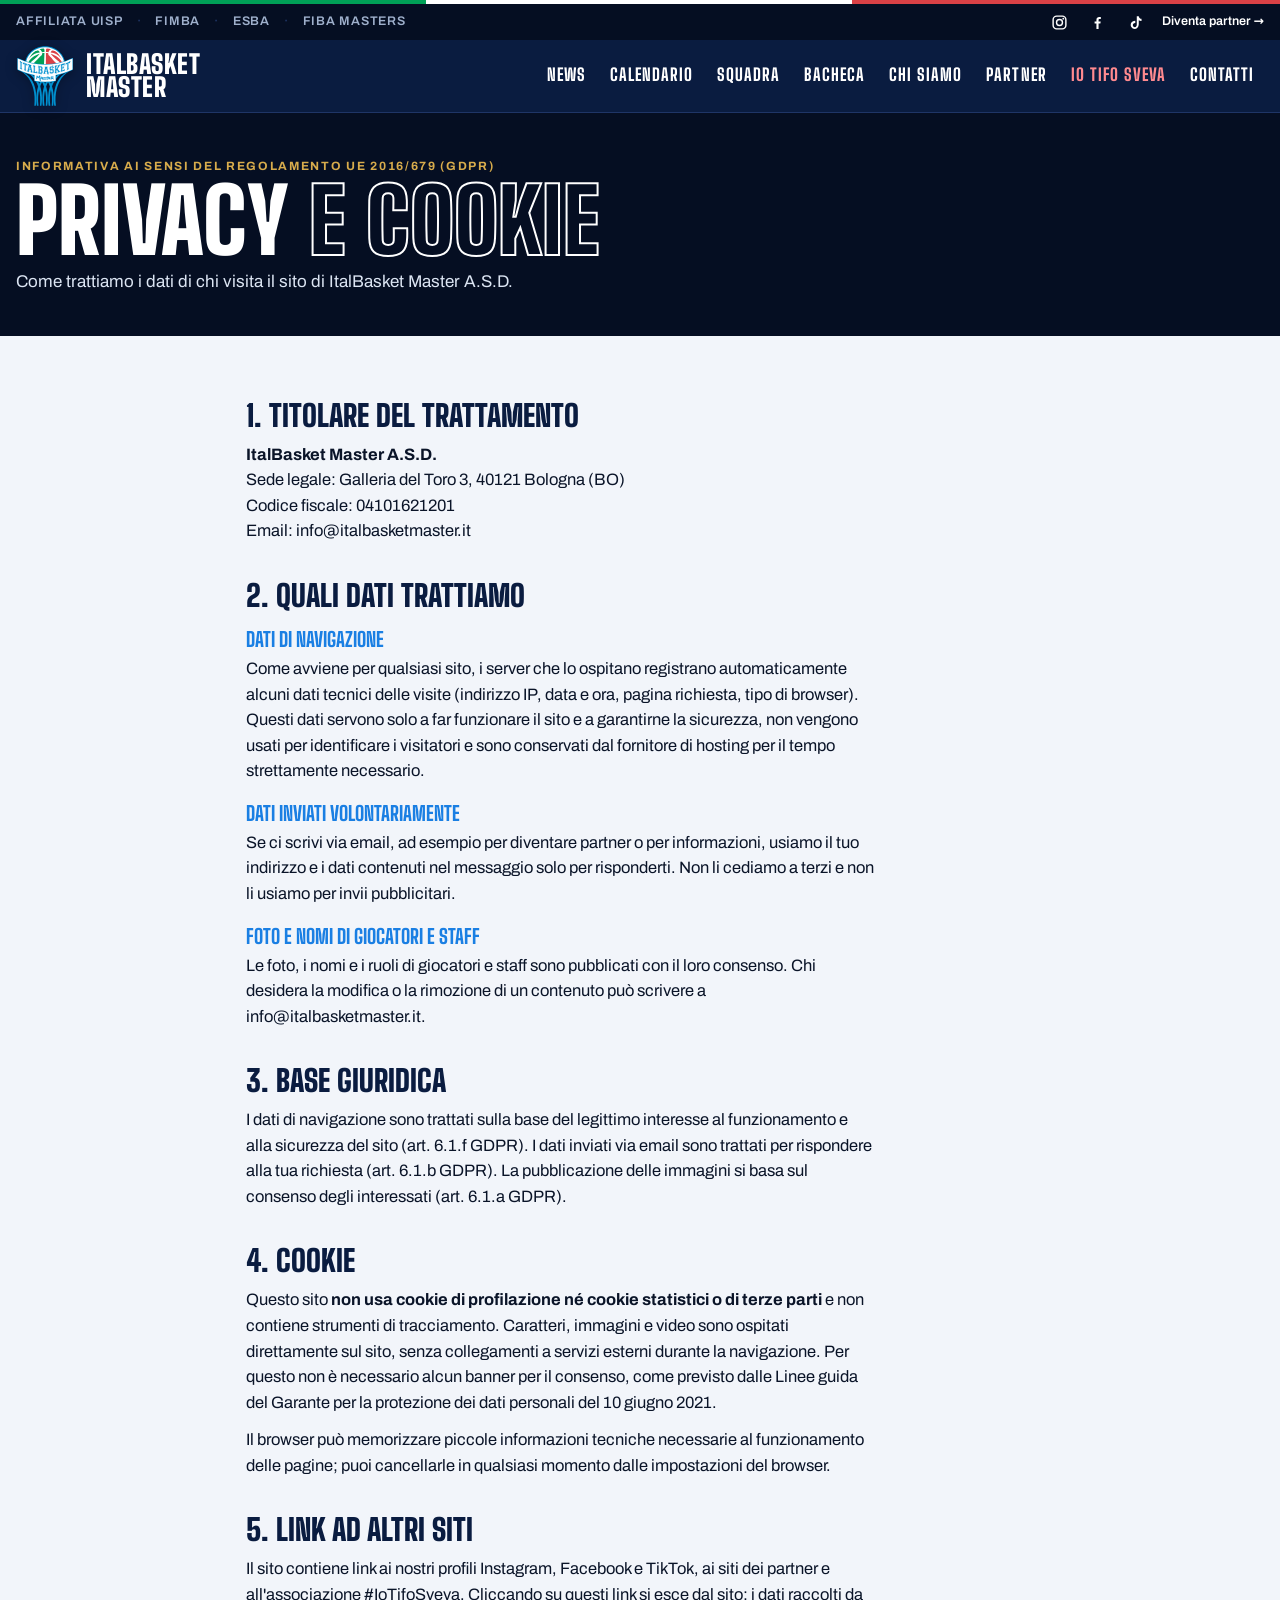
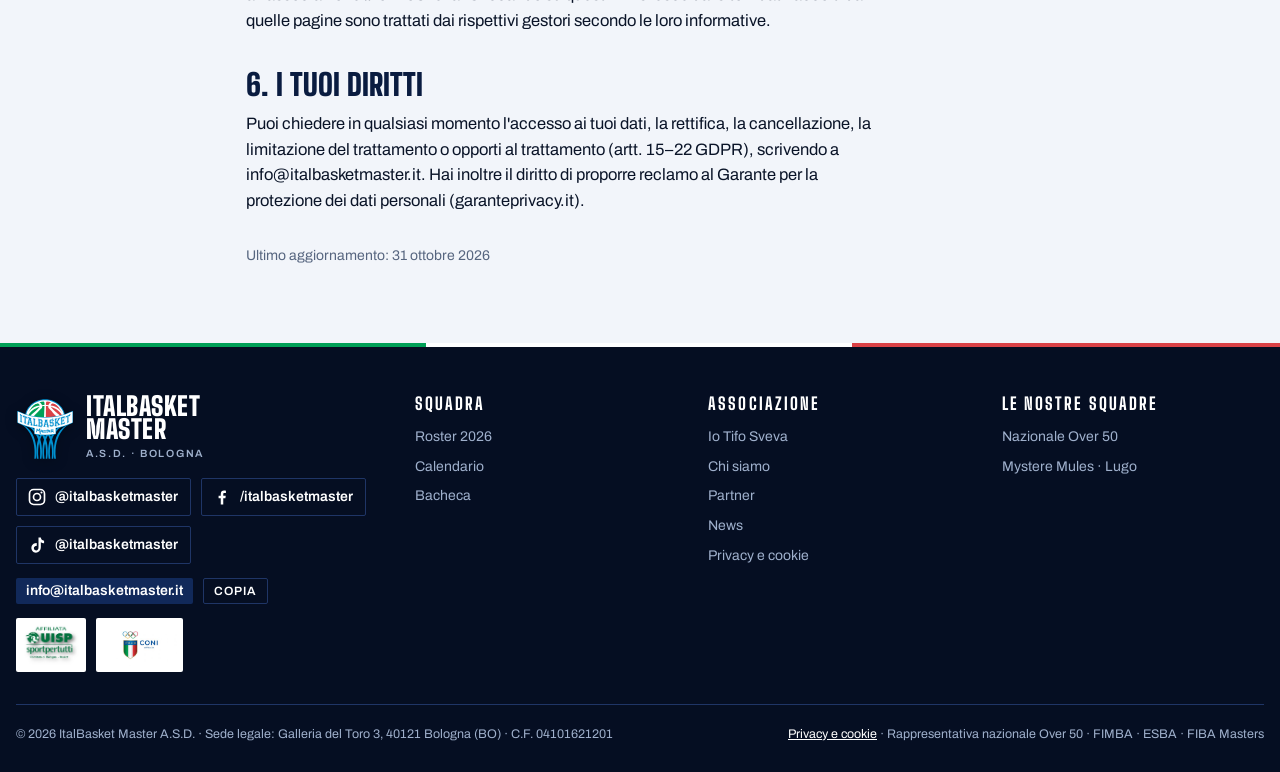
<file: privacy.html>
<!doctype html>
<html lang="it">
<head>
<meta charset="utf-8">
<meta name="viewport" content="width=device-width,initial-scale=1,viewport-fit=cover">
<title>Privacy e cookie · ItalBasket Master</title>
<meta name="claude:viewport-fit-sides" content="cover">
<meta name="description" content="ItalBasket Master A.S.D. — rappresentativa nazionale italiana di basket Over 50. Campioni d'Europa FIMBA Atene 2026.">
<link rel="stylesheet" href="css/site.css">
<style>html{scroll-padding-top:140px}</style>

</head>
<body>
<div class="tri" aria-hidden="true"></div>
<div class="util">
  <div class="wrap">
    <div class="aff"><span>Affiliata UISP</span><span>FIMBA</span><span>ESBA</span><span>FIBA Masters</span></div>
    <div class="util-r"><a class="soc" href="https://www.instagram.com/italbasketmaster/" target="_blank" rel="noopener" aria-label="Instagram ItalBasket Master"><svg viewBox="0 0 24 24" aria-hidden="true"><rect x="3" y="3" width="18" height="18" rx="5" fill="none" stroke="currentColor" stroke-width="2"/><circle cx="12" cy="12" r="4.2" fill="none" stroke="currentColor" stroke-width="2"/><circle cx="17.4" cy="6.6" r="1.3" fill="currentColor"/></svg></a><a class="soc" href="https://www.facebook.com/italbasketmaster" target="_blank" rel="noopener" aria-label="Facebook ItalBasket Master"><svg viewBox="0 0 24 24" aria-hidden="true"><path fill="currentColor" d="M13.5 21v-7.5h2.6l.4-3h-3V8.6c0-.9.3-1.5 1.6-1.5h1.6V4.4c-.3 0-1.2-.1-2.3-.1-2.3 0-3.9 1.4-3.9 4v2.2H7.9v3h2.6V21h3z"/></svg></a><a class="soc" href="https://www.tiktok.com/@italbasketmaster" target="_blank" rel="noopener" aria-label="TikTok ItalBasket Master"><svg viewBox="0 0 24 24" aria-hidden="true"><path fill="currentColor" d="M16.6 3c.3 2.2 1.6 3.6 3.9 3.8v3.1c-1.4.1-2.6-.3-3.9-1.1v5.6c0 6.9-7.5 9-10.5 4.1-1.9-3.2-.7-8.7 5.6-8.9v3.2c-.5.1-1 .2-1.4.4-1.4.5-2.2 1.4-2 3 .4 3 6 3.9 5.5-2V3h2.8z"/></svg></a><a href="index.html#partner">Diventa partner →</a></div>
  </div>
</div>

<header class="nav">
  <div class="wrap">
    <a class="brand" href="index.html" aria-label="ItalBasket Master, torna in cima">
      <img src="img/logo-tight.svg" alt="">
      <span><b>ItalBasket<br>Master</b></span>
    </a>
    <button class="burger" id="burger" aria-expanded="false" aria-controls="menu" aria-label="Apri il menu">
      <svg viewBox="0 0 24 24" fill="none" stroke="currentColor" stroke-width="2.2" stroke-linecap="round"><path d="M3 6h18M3 12h18M3 18h18"/></svg>
    </button>
    <ul class="menu" id="menu">
      <li><a href="index.html#news">News</a></li>
      <li><a href="index.html#calendario">Calendario</a></li>
      <li><a href="squadra.html">Squadra</a></li>
      <li><a href="index.html#bacheca">Bacheca</a></li>
      <li><a href="index.html#chi-siamo">Chi siamo</a></li>
      <li><a href="index.html#partner">Partner</a></li>
      <li><a href="sveva.html" class="menu-sveva">Io Tifo Sveva</a></li>
      <li><a href="#contatti">Contatti</a></li>
    </ul>
    <a class="btn btn-gold cta" href="#contatti">Contattaci</a>
  </div>
</header>


<main id="top">
  <section class="page-hero" style="min-height:0">
    <div class="wrap" style="padding-block:48px 40px">
      <span class="eyebrow">Informativa ai sensi del Regolamento UE 2016/679 (GDPR)</span>
      <h1 style="font-size:clamp(48px,7vw,96px)">Privacy <span>e cookie</span></h1>
      <p>Come trattiamo i dati di chi visita il sito di ItalBasket Master A.S.D.</p>
    </div>
  </section>

  <section class="sec">
    <div class="wrap legal">
      <h2>1. Titolare del trattamento</h2>
      <p><b>ItalBasket Master A.S.D.</b><br>Sede legale: Galleria del Toro 3, 40121 Bologna (BO)<br>Codice fiscale: 04101621201<br>Email: <span class="sel">info@italbasketmaster.it</span></p>

      <h2>2. Quali dati trattiamo</h2>
      <h3>Dati di navigazione</h3>
      <p>Come avviene per qualsiasi sito, i server che lo ospitano registrano automaticamente alcuni dati tecnici delle visite (indirizzo IP, data e ora, pagina richiesta, tipo di browser). Questi dati servono solo a far funzionare il sito e a garantirne la sicurezza, non vengono usati per identificare i visitatori e sono conservati dal fornitore di hosting per il tempo strettamente necessario.</p>
      <h3>Dati inviati volontariamente</h3>
      <p>Se ci scrivi via email, ad esempio per diventare partner o per informazioni, usiamo il tuo indirizzo e i dati contenuti nel messaggio solo per risponderti. Non li cediamo a terzi e non li usiamo per invii pubblicitari.</p>
      <h3>Foto e nomi di giocatori e staff</h3>
      <p>Le foto, i nomi e i ruoli di giocatori e staff sono pubblicati con il loro consenso. Chi desidera la modifica o la rimozione di un contenuto può scrivere a info@italbasketmaster.it.</p>

      <h2>3. Base giuridica</h2>
      <p>I dati di navigazione sono trattati sulla base del legittimo interesse al funzionamento e alla sicurezza del sito (art. 6.1.f GDPR). I dati inviati via email sono trattati per rispondere alla tua richiesta (art. 6.1.b GDPR). La pubblicazione delle immagini si basa sul consenso degli interessati (art. 6.1.a GDPR).</p>

      <h2>4. Cookie</h2>
      <p>Questo sito <b>non usa cookie di profilazione né cookie statistici o di terze parti</b> e non contiene strumenti di tracciamento. Caratteri, immagini e video sono ospitati direttamente sul sito, senza collegamenti a servizi esterni durante la navigazione. Per questo non è necessario alcun banner per il consenso, come previsto dalle Linee guida del Garante per la protezione dei dati personali del 10 giugno 2021.</p>
      <p>Il browser può memorizzare piccole informazioni tecniche necessarie al funzionamento delle pagine; puoi cancellarle in qualsiasi momento dalle impostazioni del browser.</p>

      <h2>5. Link ad altri siti</h2>
      <p>Il sito contiene link ai nostri profili Instagram, Facebook e TikTok, ai siti dei partner e all'associazione #IoTifoSveva. Cliccando su questi link si esce dal sito: i dati raccolti da quelle pagine sono trattati dai rispettivi gestori secondo le loro informative.</p>

      <h2>6. I tuoi diritti</h2>
      <p>Puoi chiedere in qualsiasi momento l'accesso ai tuoi dati, la rettifica, la cancellazione, la limitazione del trattamento o opporti al trattamento (artt. 15–22 GDPR), scrivendo a info@italbasketmaster.it. Hai inoltre il diritto di proporre reclamo al Garante per la protezione dei dati personali (garanteprivacy.it).</p>

      <p class="legal-date">Ultimo aggiornamento: 31 ottobre 2026</p>
    </div>
  </section>
</main>
<footer id="contatti">
  <div class="tri" aria-hidden="true"></div>
  <div class="wrap">
    <div class="f-top">
      <div class="f-brand">
        <a class="brand" href="index.html"><img src="img/logo-tight.svg" alt=""><span><b>ItalBasket<br>Master</b><small>A.S.D. · Bologna</small></span></a>
<div class="social">
          <a href="https://www.instagram.com/italbasketmaster/" target="_blank" rel="noopener"><svg viewBox="0 0 24 24" aria-hidden="true"><rect x="3" y="3" width="18" height="18" rx="5" fill="none" stroke="currentColor" stroke-width="2"/><circle cx="12" cy="12" r="4.2" fill="none" stroke="currentColor" stroke-width="2"/><circle cx="17.4" cy="6.6" r="1.3" fill="currentColor"/></svg><span>@italbasketmaster</span></a>
          <a href="https://www.facebook.com/italbasketmaster" target="_blank" rel="noopener"><svg viewBox="0 0 24 24" aria-hidden="true"><path fill="currentColor" d="M13.5 21v-7.5h2.6l.4-3h-3V8.6c0-.9.3-1.5 1.6-1.5h1.6V4.4c-.3 0-1.2-.1-2.3-.1-2.3 0-3.9 1.4-3.9 4v2.2H7.9v3h2.6V21h3z"/></svg><span>/italbasketmaster</span></a>
          <a href="https://www.tiktok.com/@italbasketmaster" target="_blank" rel="noopener"><svg viewBox="0 0 24 24" aria-hidden="true"><path fill="currentColor" d="M16.6 3c.3 2.2 1.6 3.6 3.9 3.8v3.1c-1.4.1-2.6-.3-3.9-1.1v5.6c0 6.9-7.5 9-10.5 4.1-1.9-3.2-.7-8.7 5.6-8.9v3.2c-.5.1-1 .2-1.4.4-1.4.5-2.2 1.4-2 3 .4 3 6 3.9 5.5-2V3h2.8z"/></svg><span>@italbasketmaster</span></a>
        </div>
        <div class="copy">
          <code id="mail">info@italbasketmaster.it</code>
          <button id="copyMail">Copia</button>
        </div>
        <div class="aff-logos">
          <img src="img/uisp.jpg" alt="Affiliata UISP, Comitato di Bologna Basket">
          <img src="img/coni.jpg" alt="Affiliata CONI">
        </div>
      </div>
      <div>
        <h4>Squadra</h4>
        <ul><li><a href="squadra.html">Roster 2026</a></li><li><a href="index.html#calendario">Calendario</a></li><li><a href="index.html#bacheca">Bacheca</a></li></ul>
      </div>
      <div>
        <h4>Associazione</h4>
        <ul><li><a href="sveva.html">Io Tifo Sveva</a></li><li><a href="index.html#chi-siamo">Chi siamo</a></li><li><a href="index.html#partner">Partner</a></li><li><a href="index.html#news">News</a></li><li><a href="privacy.html">Privacy e cookie</a></li></ul>
      </div>
      <div>
        <h4>Le nostre squadre</h4>
        <ul><li>Nazionale Over 50</li><li><a href="https://www.instagram.com/mysterebasketlugo/" target="_blank" rel="noopener">Mystere Mules · Lugo</a></li></ul>
      </div>
    </div>
    <div class="f-bottom">
      <span>© 2026 ItalBasket Master A.S.D. · Sede legale: Galleria del Toro 3, 40121 Bologna (BO) · C.F. 04101621201</span>
      <span><a href="privacy.html">Privacy e cookie</a> · Rappresentativa nazionale Over 50 · FIMBA · ESBA · FIBA Masters</span>
    </div>
  </div>
</footer>
<script>
const burger=document.getElementById('burger'),menu=document.getElementById('menu');
burger.onclick=()=>{const o=menu.classList.toggle('open');burger.setAttribute('aria-expanded',o)};
document.getElementById('copyMail').addEventListener('click',e=>{
  const el=document.getElementById('mail'),b=e.currentTarget,t=el.textContent;
  const done=()=>{b.textContent='Copiata';setTimeout(()=>b.textContent='Copia',1600)};
  const sel=()=>{const r=document.createRange();r.selectNodeContents(el);const s=getSelection();s.removeAllRanges();s.addRange(r)};
  try{navigator.clipboard.writeText(t).then(done,()=>{sel();done()})}catch(_){sel();done()}
});
</script>
</body>
</html>
</file>
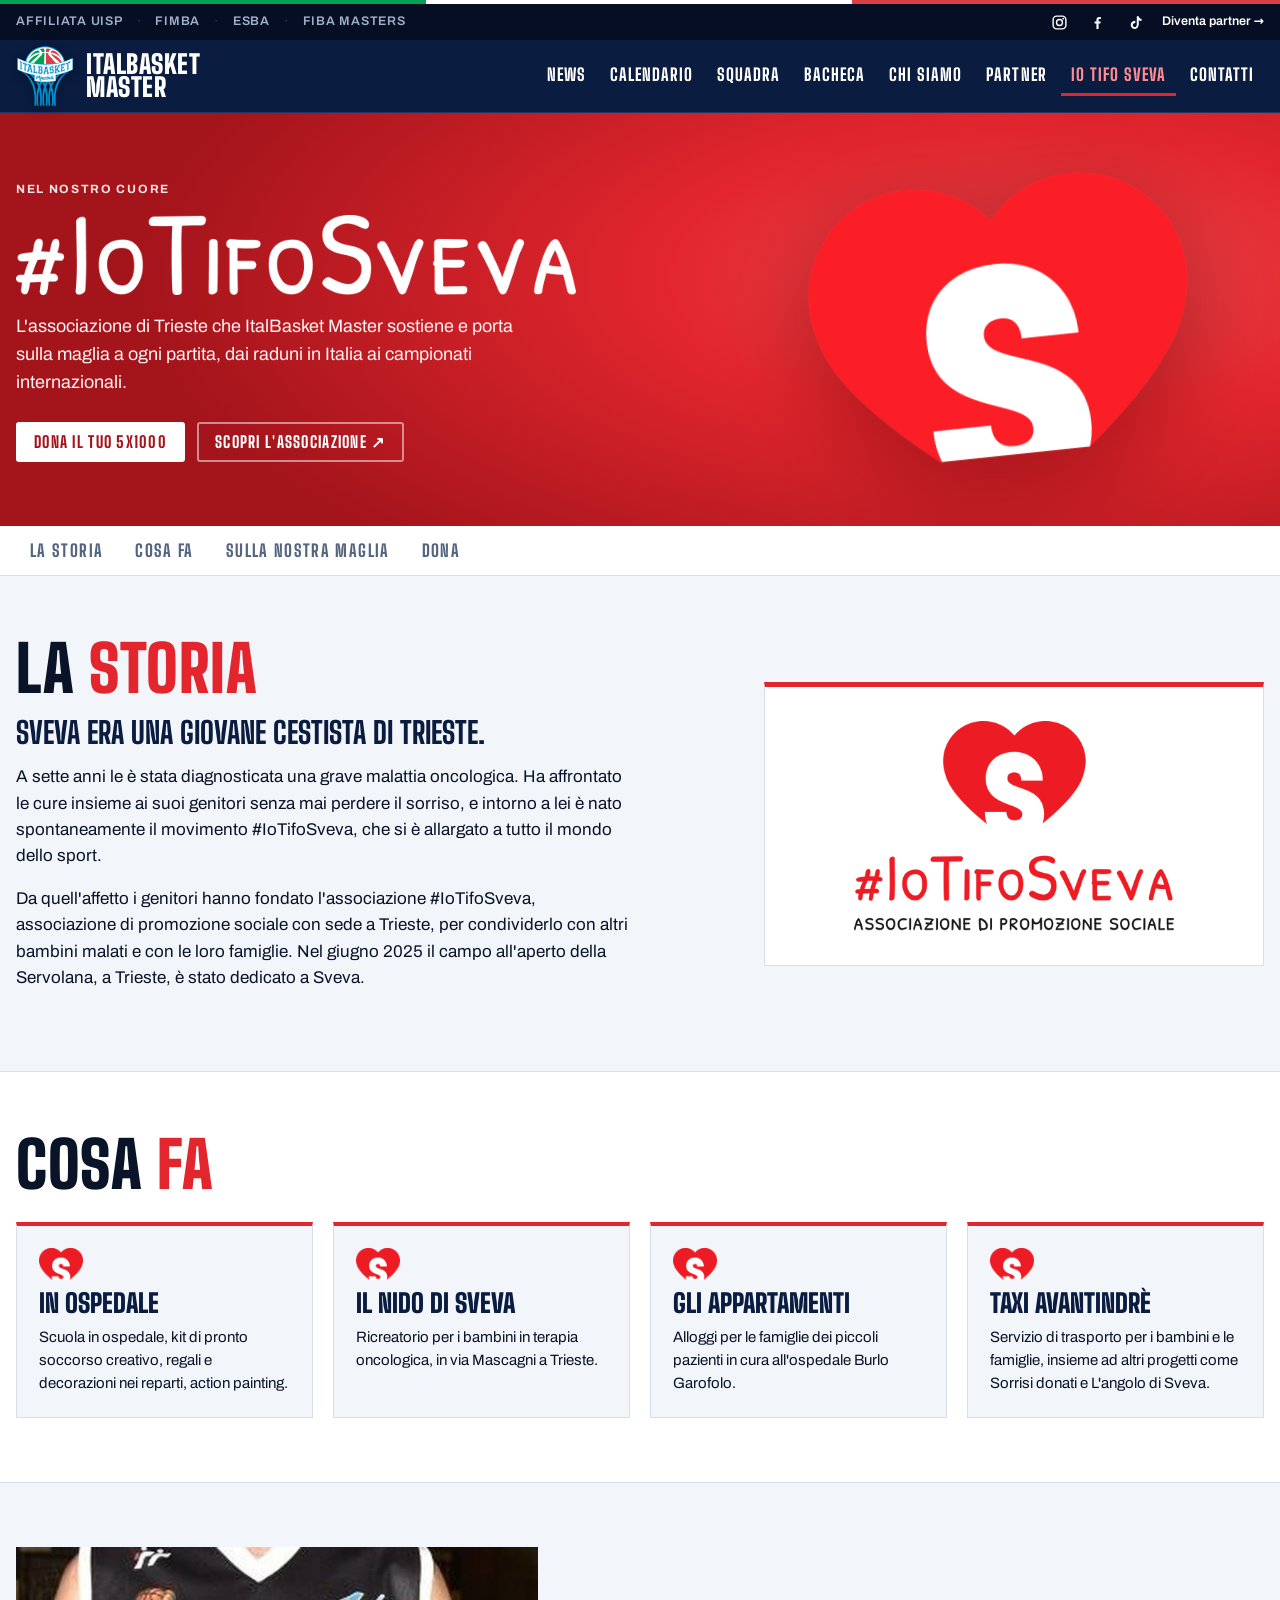
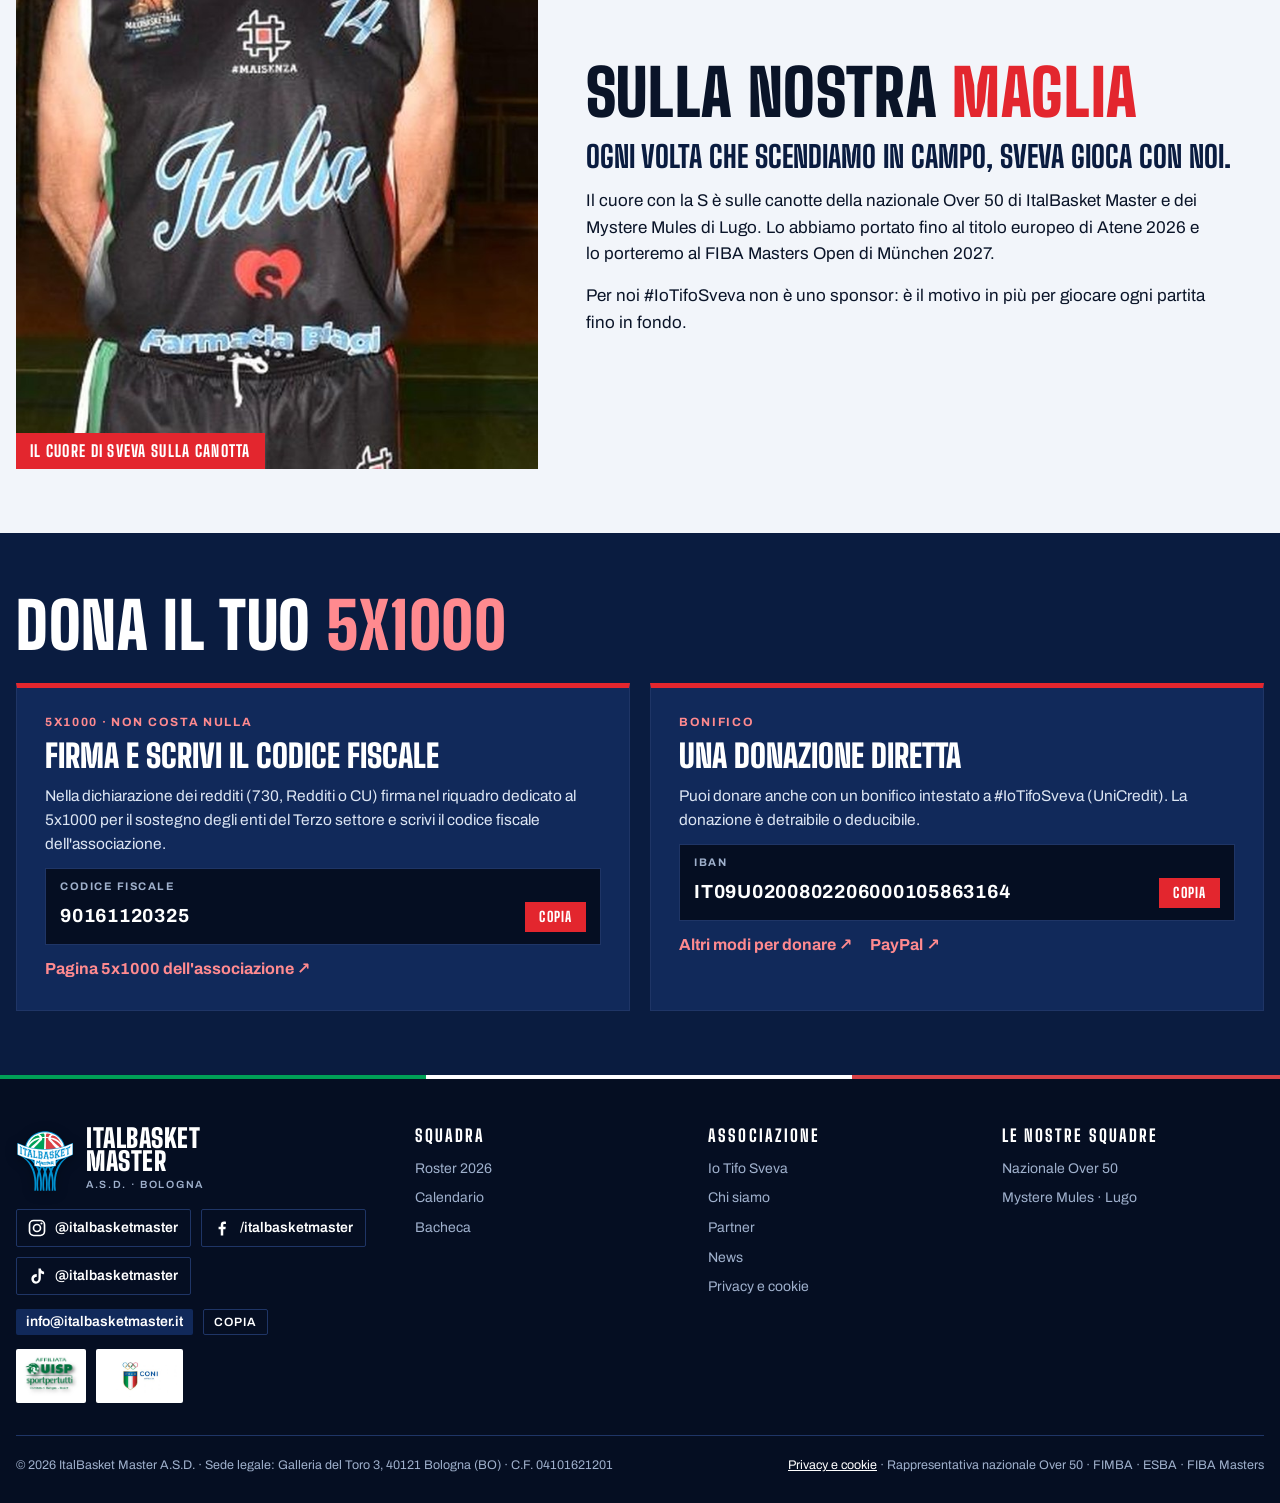
<file: sveva.html>
<!doctype html>
<html lang="it">
<head>
<meta charset="utf-8">
<meta name="viewport" content="width=device-width,initial-scale=1,viewport-fit=cover">
<title>Io Tifo Sveva · ItalBasket Master</title>
<meta name="claude:viewport-fit-sides" content="cover">
<meta name="description" content="ItalBasket Master A.S.D. — rappresentativa nazionale italiana di basket Over 50. Campioni d'Europa FIMBA Atene 2026.">
<link rel="stylesheet" href="css/site.css">
<style>html{scroll-padding-top:140px}</style>

</head>
<body>
<div class="tri" aria-hidden="true"></div>
<div class="util">
  <div class="wrap">
    <div class="aff"><span>Affiliata UISP</span><span>FIMBA</span><span>ESBA</span><span>FIBA Masters</span></div>
    <div class="util-r"><a class="soc" href="https://www.instagram.com/italbasketmaster/" target="_blank" rel="noopener" aria-label="Instagram ItalBasket Master"><svg viewBox="0 0 24 24" aria-hidden="true"><rect x="3" y="3" width="18" height="18" rx="5" fill="none" stroke="currentColor" stroke-width="2"/><circle cx="12" cy="12" r="4.2" fill="none" stroke="currentColor" stroke-width="2"/><circle cx="17.4" cy="6.6" r="1.3" fill="currentColor"/></svg></a><a class="soc" href="https://www.facebook.com/italbasketmaster" target="_blank" rel="noopener" aria-label="Facebook ItalBasket Master"><svg viewBox="0 0 24 24" aria-hidden="true"><path fill="currentColor" d="M13.5 21v-7.5h2.6l.4-3h-3V8.6c0-.9.3-1.5 1.6-1.5h1.6V4.4c-.3 0-1.2-.1-2.3-.1-2.3 0-3.9 1.4-3.9 4v2.2H7.9v3h2.6V21h3z"/></svg></a><a class="soc" href="https://www.tiktok.com/@italbasketmaster" target="_blank" rel="noopener" aria-label="TikTok ItalBasket Master"><svg viewBox="0 0 24 24" aria-hidden="true"><path fill="currentColor" d="M16.6 3c.3 2.2 1.6 3.6 3.9 3.8v3.1c-1.4.1-2.6-.3-3.9-1.1v5.6c0 6.9-7.5 9-10.5 4.1-1.9-3.2-.7-8.7 5.6-8.9v3.2c-.5.1-1 .2-1.4.4-1.4.5-2.2 1.4-2 3 .4 3 6 3.9 5.5-2V3h2.8z"/></svg></a><a href="index.html#partner">Diventa partner →</a></div>
  </div>
</div>

<header class="nav">
  <div class="wrap">
    <a class="brand" href="index.html" aria-label="ItalBasket Master, torna in cima">
      <img src="img/logo-tight.svg" alt="">
      <span><b>ItalBasket<br>Master</b></span>
    </a>
    <button class="burger" id="burger" aria-expanded="false" aria-controls="menu" aria-label="Apri il menu">
      <svg viewBox="0 0 24 24" fill="none" stroke="currentColor" stroke-width="2.2" stroke-linecap="round"><path d="M3 6h18M3 12h18M3 18h18"/></svg>
    </button>
    <ul class="menu" id="menu">
      <li><a href="index.html#news">News</a></li>
      <li><a href="index.html#calendario">Calendario</a></li>
      <li><a href="squadra.html">Squadra</a></li>
      <li><a href="index.html#bacheca">Bacheca</a></li>
      <li><a href="index.html#chi-siamo">Chi siamo</a></li>
      <li><a href="index.html#partner">Partner</a></li>
      <li><a href="sveva.html" class="menu-sveva" aria-current="page">Io Tifo Sveva</a></li>
      <li><a href="#contatti">Contatti</a></li>
    </ul>
    <a class="btn btn-gold cta" href="#contatti">Contattaci</a>
  </div>
</header>

<main id="top">
  <section class="sv-hero">
    <div class="wrap">
      <div class="sv-hero-txt">
        <span class="eyebrow">Nel nostro cuore</span>
        <h1><img src="img/sveva/hashtag-bianco.png" alt="#IoTifoSveva"></h1>
        <p>L'associazione di Trieste che ItalBasket Master sostiene e porta sulla maglia a ogni partita, dai raduni in Italia ai campionati internazionali.</p>
        <div class="sv-cta">
          <a class="btn sv-btn-white" href="#dona">Dona il tuo 5x1000</a>
          <a class="btn btn-ghost" href="https://www.iotifosveva.it/associazione/" target="_blank" rel="noopener">Scopri l'associazione ↗</a>
        </div>
      </div>
      <img class="sv-hero-heart" src="img/sveva/cuore.png" alt="">
    </div>
  </section>
  <nav class="subnav" aria-label="Sezioni della pagina"><div class="wrap">
    <a href="#storia">La storia</a><a href="#cosa-fa">Cosa fa</a><a href="#maglia">Sulla nostra maglia</a><a href="#dona">Dona</a>
  </div></nav>

  <section class="sec" id="storia">
    <div class="wrap sv-story">
      <div>
        <div class="head" style="margin-bottom:18px"><h2>La <span class="sv-red">storia</span></h2></div>
        <p class="sv-lead">Sveva era una giovane cestista di Trieste.</p>
        <p>A sette anni le è stata diagnosticata una grave malattia oncologica. Ha affrontato le cure insieme ai suoi genitori senza mai perdere il sorriso, e intorno a lei è nato spontaneamente il movimento #IoTifoSveva, che si è allargato a tutto il mondo dello sport.</p>
        <p>Da quell'affetto i genitori hanno fondato l'associazione #IoTifoSveva, associazione di promozione sociale con sede a Trieste, per condividerlo con altri bambini malati e con le loro famiglie. Nel giugno 2025 il campo all'aperto della Servolana, a Trieste, è stato dedicato a Sveva.</p>
      </div>
      <figure class="sv-logo-card"><img src="img/sveva/logo-verticale.png" alt="Logo #IoTifoSveva, associazione di promozione sociale"></figure>
    </div>
  </section>

  <section class="sec sv-band" id="cosa-fa">
    <div class="wrap">
      <div class="head"><h2>Cosa <span class="sv-red">fa</span></h2></div>
      <div class="sv-grid">
        <article class="sv-card"><img src="img/sveva/cuore.png" alt=""><h3>In ospedale</h3><p>Scuola in ospedale, kit di pronto soccorso creativo, regali e decorazioni nei reparti, action painting.</p></article>
        <article class="sv-card"><img src="img/sveva/cuore.png" alt=""><h3>Il Nido di Sveva</h3><p>Ricreatorio per i bambini in terapia oncologica, in via Mascagni a Trieste.</p></article>
        <article class="sv-card"><img src="img/sveva/cuore.png" alt=""><h3>Gli appartamenti</h3><p>Alloggi per le famiglie dei piccoli pazienti in cura all'ospedale Burlo Garofolo.</p></article>
        <article class="sv-card"><img src="img/sveva/cuore.png" alt=""><h3>Taxi AvantIndrè</h3><p>Servizio di trasporto per i bambini e le famiglie, insieme ad altri progetti come Sorrisi donati e L'angolo di Sveva.</p></article>
      </div>
    </div>
  </section>

  <section class="sec" id="maglia">
    <div class="wrap sv-jersey">
      <figure><img src="img/sveva/canotta.jpg" alt="Il cuore di Sveva sulla canotta nera Italia di ItalBasket Master"><figcaption>Il cuore di Sveva sulla canotta</figcaption></figure>
      <div>
        <div class="head" style="margin-bottom:18px"><h2>Sulla nostra <span class="sv-red">maglia</span></h2></div>
        <p class="sv-lead">Ogni volta che scendiamo in campo, Sveva gioca con noi.</p>
        <p>Il cuore con la S è sulle canotte della nazionale Over 50 di ItalBasket Master e dei Mystere Mules di Lugo. Lo abbiamo portato fino al titolo europeo di Atene 2026 e lo porteremo al FIBA Masters Open di München 2027.</p>
        <p>Per noi #IoTifoSveva non è uno sponsor: è il motivo in più per giocare ogni partita fino in fondo.</p>
      </div>
    </div>
  </section>

  <section class="sec sv-dona" id="dona">
    <div class="wrap">
      <div class="head"><h2>Dona il tuo <span>5x1000</span></h2></div>
      <div class="sv-dona-grid">
        <div class="sv-box">
          <span class="eyebrow">5x1000 · Non costa nulla</span>
          <h3>Firma e scrivi il codice fiscale</h3>
          <p>Nella dichiarazione dei redditi (730, Redditi o CU) firma nel riquadro dedicato al 5x1000 per il sostegno degli enti del Terzo settore e scrivi il codice fiscale dell'associazione.</p>
          <div class="sv-copy"><span>Codice fiscale</span><code id="cf">90161120325</code><button data-copy="cf">Copia</button></div>
          <a class="sv-link" href="https://www.iotifosveva.it/5-x-1000/" target="_blank" rel="noopener">Pagina 5x1000 dell'associazione ↗</a>
        </div>
        <div class="sv-box">
          <span class="eyebrow">Bonifico</span>
          <h3>Una donazione diretta</h3>
          <p>Puoi donare anche con un bonifico intestato a #IoTifoSveva (UniCredit). La donazione è detraibile o deducibile.</p>
          <div class="sv-copy"><span>IBAN</span><code id="iban">IT09U0200802206000105863164</code><button data-copy="iban">Copia</button></div>
          <div class="sv-links">
            <a class="sv-link" href="https://www.iotifosveva.it/donazione/" target="_blank" rel="noopener">Altri modi per donare ↗</a>
            <a class="sv-link" href="https://www.iotifosveva.it/donazione-paypal/" target="_blank" rel="noopener">PayPal ↗</a>
          </div>
        </div>
      </div>
    </div>
  </section>
</main>
<footer id="contatti">
  <div class="tri" aria-hidden="true"></div>
  <div class="wrap">
    <div class="f-top">
      <div class="f-brand">
        <a class="brand" href="index.html"><img src="img/logo-tight.svg" alt=""><span><b>ItalBasket<br>Master</b><small>A.S.D. · Bologna</small></span></a>
<div class="social">
          <a href="https://www.instagram.com/italbasketmaster/" target="_blank" rel="noopener"><svg viewBox="0 0 24 24" aria-hidden="true"><rect x="3" y="3" width="18" height="18" rx="5" fill="none" stroke="currentColor" stroke-width="2"/><circle cx="12" cy="12" r="4.2" fill="none" stroke="currentColor" stroke-width="2"/><circle cx="17.4" cy="6.6" r="1.3" fill="currentColor"/></svg><span>@italbasketmaster</span></a>
          <a href="https://www.facebook.com/italbasketmaster" target="_blank" rel="noopener"><svg viewBox="0 0 24 24" aria-hidden="true"><path fill="currentColor" d="M13.5 21v-7.5h2.6l.4-3h-3V8.6c0-.9.3-1.5 1.6-1.5h1.6V4.4c-.3 0-1.2-.1-2.3-.1-2.3 0-3.9 1.4-3.9 4v2.2H7.9v3h2.6V21h3z"/></svg><span>/italbasketmaster</span></a>
          <a href="https://www.tiktok.com/@italbasketmaster" target="_blank" rel="noopener"><svg viewBox="0 0 24 24" aria-hidden="true"><path fill="currentColor" d="M16.6 3c.3 2.2 1.6 3.6 3.9 3.8v3.1c-1.4.1-2.6-.3-3.9-1.1v5.6c0 6.9-7.5 9-10.5 4.1-1.9-3.2-.7-8.7 5.6-8.9v3.2c-.5.1-1 .2-1.4.4-1.4.5-2.2 1.4-2 3 .4 3 6 3.9 5.5-2V3h2.8z"/></svg><span>@italbasketmaster</span></a>
        </div>
        <div class="copy">
          <code id="mail">info@italbasketmaster.it</code>
          <button id="copyMail">Copia</button>
        </div>
        <div class="aff-logos">
          <img src="img/uisp.jpg" alt="Affiliata UISP, Comitato di Bologna Basket">
          <img src="img/coni.jpg" alt="Affiliata CONI">
        </div>
      </div>
      <div>
        <h4>Squadra</h4>
        <ul><li><a href="squadra.html">Roster 2026</a></li><li><a href="index.html#calendario">Calendario</a></li><li><a href="index.html#bacheca">Bacheca</a></li></ul>
      </div>
      <div>
        <h4>Associazione</h4>
        <ul><li><a href="sveva.html">Io Tifo Sveva</a></li><li><a href="index.html#chi-siamo">Chi siamo</a></li><li><a href="index.html#partner">Partner</a></li><li><a href="index.html#news">News</a></li><li><a href="privacy.html">Privacy e cookie</a></li></ul>
      </div>
      <div>
        <h4>Le nostre squadre</h4>
        <ul><li>Nazionale Over 50</li><li><a href="https://www.instagram.com/mysterebasketlugo/" target="_blank" rel="noopener">Mystere Mules · Lugo</a></li></ul>
      </div>
    </div>
    <div class="f-bottom">
      <span>© 2026 ItalBasket Master A.S.D. · Sede legale: Galleria del Toro 3, 40121 Bologna (BO) · C.F. 04101621201</span>
      <span><a href="privacy.html">Privacy e cookie</a> · Rappresentativa nazionale Over 50 · FIMBA · ESBA · FIBA Masters</span>
    </div>
  </div>
</footer>
<script>
const burger=document.getElementById('burger'),menu=document.getElementById('menu');
burger.onclick=()=>{const o=menu.classList.toggle('open');burger.setAttribute('aria-expanded',o)};
function copyText(el,b){
  const t=el.textContent.trim();
  const done=()=>{const o=b.textContent;b.textContent='Copiato';setTimeout(()=>b.textContent=o,1600)};
  const sel=()=>{const r=document.createRange();r.selectNodeContents(el);const s=getSelection();s.removeAllRanges();s.addRange(r)};
  try{navigator.clipboard.writeText(t).then(done,()=>{sel();done()})}catch(_){sel();done()}
}
document.querySelectorAll('[data-copy]').forEach(b=>b.addEventListener('click',()=>copyText(document.getElementById(b.dataset.copy),b)));
document.getElementById('copyMail').addEventListener('click',e=>copyText(document.getElementById('mail'),e.currentTarget));
</script>
</body>
</html>
</file>
<file: css/site.css>
/* fonts ospitati sul sito (nessuna chiamata a Google) */
@font-face{font-family:'Big Shoulders Display';font-style:normal;font-weight:700;font-display:swap;src:url([data-uri]) format('woff2')}
@font-face{font-family:'Big Shoulders Display';font-style:normal;font-weight:800;font-display:swap;src:url([data-uri]) format('woff2')}
@font-face{font-family:'Big Shoulders Display';font-style:normal;font-weight:900;font-display:swap;src:url([data-uri]) format('woff2')}
@font-face{font-family:'Archivo';font-style:normal;font-weight:400;font-display:swap;src:url([data-uri]) format('woff2')}
@font-face{font-family:'Archivo';font-style:normal;font-weight:500;font-display:swap;src:url([data-uri]) format('woff2')}
@font-face{font-family:'Archivo';font-style:normal;font-weight:600;font-display:swap;src:url([data-uri]) format('woff2')}
@font-face{font-family:'Archivo';font-style:normal;font-weight:700;font-display:swap;src:url([data-uri]) format('woff2')}
@font-face{font-family:'Archivo';font-style:normal;font-weight:800;font-display:swap;src:url([data-uri]) format('woff2')}
/* Layout: NBA team-site rhythm — black utility bar, sticky navy nav, scoreboard strip,
   main story + side headlines, white news grid, dark roster band, gold trophy band,
   white partner wall, night footer. One look, deliberately (no theme switch). */
:root{
  --night:#050E22;      /* utility bar, footer */
  --navy:#0A1C40;       /* nav, dark bands */
  --navy-2:#11295A;     /* raised dark surfaces */
  --azzurro:#1A7FE3;    /* primary action, links */
  --cyan:#0090CF;       /* logo cyan */
  --gold:#D8AC4C;       /* champions accent, used sparingly */
  --paper:#F2F5FA;      /* light section ground, blue-biased */
  --white:#FFFFFF;
  --ink:#0A1428;
  --muted:#56657F;
  --muted-d:#9FB0CC;    /* muted text on dark */
  --line:#D6DEEA;
  --line-d:#1F3566;
  --verde:#00A057; --rosso:#DA4146;
  --f-display:"Big Shoulders Display","Arial Narrow","Roboto Condensed",Impact,sans-serif;
  --f-body:"Archivo",system-ui,-apple-system,"Segoe UI",Roboto,sans-serif;
  color-scheme:light;
}
*{box-sizing:border-box}
html{scroll-behavior:smooth;scroll-padding-top:84px}
body{margin:0;background:var(--paper);color:var(--ink);font:400 16px/1.55 var(--f-body);-webkit-font-smoothing:antialiased}
body::before{content:"";position:fixed;inset:0 0 auto;height:env(safe-area-inset-top,0px);z-index:60;background:var(--navy)}
img{max-width:100%;display:block}
a{color:inherit}
h1,h2,h3{text-wrap:balance;margin:0}
.wrap{max-width:1320px;margin-inline:auto;padding-left:max(16px,env(safe-area-inset-left,0px));padding-right:max(16px,env(safe-area-inset-right,0px))}
.eyebrow{font:700 12px/1 var(--f-body);letter-spacing:.14em;text-transform:uppercase}
.sr{position:absolute;width:1px;height:1px;overflow:hidden;clip:rect(0 0 0 0)}
:focus-visible{outline:3px solid var(--gold);outline-offset:2px}
@media (prefers-reduced-motion:reduce){*{scroll-behavior:auto!important;transition:none!important;animation:none!important}}

/* tricolore hairline */
.tri{height:4px;background:linear-gradient(90deg,var(--verde) 0 33.3%,var(--white) 33.3% 66.6%,var(--rosso) 66.6%)}

/* utility bar */
.util{background:var(--night);color:var(--muted-d);font-size:12.5px}
.util .wrap{display:flex;gap:16px;align-items:center;justify-content:space-between;min-height:34px;padding-block:6px}
.util .aff{display:flex;gap:14px;flex-wrap:wrap;letter-spacing:.06em;text-transform:uppercase;font-weight:600}
.util .aff span+span::before{content:"·";margin-right:14px;color:var(--line-d)}
.util a{color:var(--white);text-decoration:none;font-weight:600}
.util a:hover{color:var(--gold)}
.util-r{display:flex;align-items:center;gap:14px;flex-shrink:0}
.util-r a{white-space:nowrap}
@media (max-width:480px){.util .aff span:nth-child(n+2){display:none}}
.util .soc{display:grid;place-items:center;width:24px;height:24px;color:var(--white)}
.util .soc svg{width:17px;height:17px}
.social{display:flex;gap:10px;flex-wrap:wrap}
.social a{display:inline-flex;align-items:center;gap:8px;padding:8px 12px 8px 10px;border:1px solid var(--line-d);border-radius:2px;color:var(--white);font:600 14px/1 var(--f-body)}
.social a:hover{border-color:var(--gold);color:var(--gold)}
.social svg{width:20px;height:20px}
@media (max-width:720px){.util .aff span:nth-child(n+3){display:none}}

/* nav */
.nav{position:sticky;top:env(safe-area-inset-top,0px);z-index:50;background:var(--navy);color:var(--white);box-shadow:0 1px 0 var(--line-d)}
.nav .wrap{display:flex;align-items:center;gap:24px;min-height:72px}
.brand{display:flex;align-items:center;gap:12px;text-decoration:none;flex-shrink:0}
.brand img{width:auto;height:62px;filter:drop-shadow(0 2px 6px rgba(0,0,0,.35))}
.brand b{font:900 26px/.9 var(--f-display);letter-spacing:.02em;text-transform:uppercase;display:block}
.brand small{font:600 10.5px/1.2 var(--f-body);letter-spacing:.16em;text-transform:uppercase;color:var(--muted-d)}
.menu{display:flex;gap:4px;margin-left:auto;list-style:none;padding:0;margin-block:0}
.menu a{display:block;white-space:nowrap;padding:10px 10px;font:800 17px/1 var(--f-display);letter-spacing:.06em;text-transform:uppercase;text-decoration:none;color:var(--white);border-bottom:3px solid transparent}
.menu a:hover{border-bottom-color:var(--gold)}
.btn{display:inline-flex;align-items:center;gap:8px;padding:12px 18px;border-radius:3px;font:800 16px/1 var(--f-display);letter-spacing:.08em;text-transform:uppercase;text-decoration:none;border:0;cursor:pointer}
.btn-gold{background:var(--gold);color:var(--night)}
.btn-gold:hover{background:var(--white)}
.btn-blue{background:var(--azzurro);color:var(--white)}
.btn-blue:hover{background:var(--cyan)}
.btn-ghost{background:transparent;color:var(--white);box-shadow:inset 0 0 0 2px rgba(255,255,255,.5)}
.btn-ghost:hover{box-shadow:inset 0 0 0 2px var(--white)}
.burger{display:none;margin-left:auto;background:none;border:0;color:var(--white);padding:8px;cursor:pointer}
.burger svg{width:28px;height:28px}
@media (max-width:1500px){.nav .cta{display:none}}
@media (max-width:1240px){
  .burger{display:block}
  .nav .cta{display:none}
  .menu{display:none;position:absolute;left:0;right:0;top:100%;flex-direction:column;background:var(--navy);padding:8px max(16px,env(safe-area-inset-right,0px)) 16px max(16px,env(safe-area-inset-left,0px));border-top:1px solid var(--line-d)}
  .menu.open{display:flex}
  .menu a{padding:14px 4px;font-size:22px;border-bottom:1px solid var(--line-d)}
}

/* scoreboard strip */
.strip{background:var(--white);border-bottom:1px solid var(--line)}
.strip .wrap{display:flex;align-items:stretch;gap:0;overflow-x:auto;scrollbar-width:thin}
.strip .lbl{flex:0 0 auto;display:flex;align-items:center;padding-right:16px;margin-right:4px;border-right:1px solid var(--line);color:var(--muted);writing-mode:horizontal-tb}
.game{flex:0 0 auto;min-width:228px;padding:12px 18px;border-right:1px solid var(--line);display:grid;gap:4px;text-decoration:none}
.game:hover{background:var(--paper)}
.game .when{font:700 11.5px/1 var(--f-body);letter-spacing:.1em;text-transform:uppercase;color:var(--muted);display:flex;justify-content:space-between;gap:12px}
.game .what{font:800 19px/1.05 var(--f-display);text-transform:uppercase;letter-spacing:.02em}
.game .where{font-size:13px;color:var(--muted)}
.tag{display:inline-block;padding:3px 6px 2px;border-radius:2px;font:700 10.5px/1.2 var(--f-body);letter-spacing:.1em;text-transform:uppercase}
.tag-gold{background:var(--gold);color:var(--night)}
.tag-bronze{background:#B87333;color:var(--white)}
.tag-live{background:var(--azzurro);color:var(--white)}

/* hero — full-bleed photo, headline over a bottom gradient, side stories as a row below */
.hero{background:var(--navy);color:var(--white)}
.main-story{position:relative;display:block;text-decoration:none;color:var(--white);overflow:hidden}
.main-story figure{position:relative;margin:0;height:min(79.7vw,92vh);min-height:440px;overflow:hidden;background:var(--night)}
.main-story img{width:100%;height:100%;object-fit:cover;object-position:50% 62%;filter:saturate(1.18) contrast(1.08) brightness(.96);animation:kb 16s ease-out both}
@keyframes kb{from{transform:scale(1.09)}to{transform:scale(1)}}
/* color grade: tricolore light leaks + cool azzurro wash */
.main-story figure::before{content:"";position:absolute;inset:0;z-index:1;pointer-events:none;mix-blend-mode:screen;
  background:radial-gradient(55% 60% at 0% 0%,rgba(0,160,87,.38),transparent 70%),radial-gradient(50% 60% at 100% 0%,rgba(218,65,70,.34),transparent 70%),linear-gradient(180deg,rgba(26,127,227,.22),rgba(26,127,227,0) 55%)}
/* film grain */
.main-story figure::after{content:"";position:absolute;inset:0;z-index:1;pointer-events:none;opacity:.16;mix-blend-mode:overlay;background-image:url("data:image/svg+xml,%3Csvg xmlns='http://www.w3.org/2000/svg' width='160' height='160'%3E%3Cfilter id='n'%3E%3CfeTurbulence type='fractalNoise' baseFrequency='.9' numOctaves='2' stitchTiles='stitch'/%3E%3C/filter%3E%3Crect width='100%25' height='100%25' filter='url(%23n)'/%3E%3C/svg%3E")}
/* readability: bottom fade, left fade, soft vignette */
.main-story::after{content:"";position:absolute;inset:0;z-index:2;pointer-events:none;
  background:linear-gradient(0deg,rgba(5,14,34,.97) 0%,rgba(5,14,34,.72) 22%,rgba(5,14,34,0) 52%),linear-gradient(90deg,rgba(5,14,34,.7) 0%,rgba(5,14,34,0) 50%),radial-gradient(ellipse 80% 70% at 55% 40%,transparent 55%,rgba(5,14,34,.5) 100%)}
.main-story .cap{position:absolute;left:0;right:0;bottom:0;z-index:3}
.main-story .cap .wrap{display:grid;gap:12px;padding-block:0 44px}
.main-story .eyebrow{color:var(--gold)}
.main-story h1{font:900 clamp(56px,8.4vw,136px)/.84 var(--f-display);text-transform:uppercase;letter-spacing:.005em;text-shadow:0 6px 40px rgba(0,0,0,.5)}
.main-story h1 .out{color:transparent;-webkit-text-stroke:2px var(--white);text-shadow:none}
.main-story h1 em{font-style:normal;color:var(--gold)}
.main-story p{margin:0;color:#DCE5F3;max-width:56ch;font-size:18px}
.main-story .gold-bar{display:block;width:120px;height:5px;background:linear-gradient(90deg,var(--verde) 0 33%,var(--white) 33% 66%,var(--rosso) 66%)}
.side .wrap{display:grid;grid-template-columns:auto repeat(3,minmax(0,1fr));gap:24px;align-items:center;padding-block:22px 28px}
.side h2{font:900 24px/1 var(--f-display);text-transform:uppercase;letter-spacing:.03em;padding-right:8px;border-right:3px solid var(--azzurro);padding-block:6px}
.side-item{display:grid;grid-template-columns:104px minmax(0,1fr);gap:14px;align-items:center;text-decoration:none;cursor:pointer;background:none;border:0;padding:0;color:inherit;text-align:left;font:inherit}
.side-item img{width:104px;aspect-ratio:4/3;object-fit:cover}
.side-item .eyebrow{color:var(--cyan);font-size:11px}
.side-item h3{font:800 20px/1.05 var(--f-display);text-transform:uppercase;letter-spacing:.01em;margin-top:6px}
.side-item:hover h3{color:var(--gold)}
@media (max-width:1060px){.side .wrap{grid-template-columns:minmax(0,1fr)}.side h2{border-right:0;border-bottom:3px solid var(--azzurro);padding:0 0 10px}}
@media (max-width:700px){
  .main-story figure{height:auto;aspect-ratio:5/4}
  .main-story::after{display:none}
  .main-story .cap{position:static;background:var(--night)}
  .main-story .cap .wrap{padding-block:20px 26px}
  .main-story h1{text-shadow:none}
}

/* section heads */
.sec{padding-block:64px}
.head{display:flex;align-items:end;justify-content:space-between;gap:16px;margin-bottom:28px;flex-wrap:wrap}
.head h2{font:900 clamp(40px,5vw,64px)/.9 var(--f-display);text-transform:uppercase;letter-spacing:.01em}
.head h2 span{color:var(--azzurro)}
.head .more{font:800 16px/1 var(--f-display);letter-spacing:.08em;text-transform:uppercase;color:var(--azzurro);text-decoration:none}
.head .more:hover{text-decoration:underline}

/* news */
.news{display:grid;grid-template-columns:repeat(4,minmax(0,1fr));gap:24px}
.card{display:grid;align-content:start;gap:12px;text-decoration:none;cursor:pointer;background:none;border:0;padding:0;text-align:left;font:inherit;color:inherit}
.card figure{margin:0;aspect-ratio:16/10;overflow:hidden;background:var(--line);max-width:100%}
.card img{width:100%;height:100%;object-fit:cover;transition:transform .5s ease}
.card:hover img{transform:scale(1.04)}
.card .eyebrow{color:var(--azzurro);font-size:11px}
.card h3{font:800 25px/1.02 var(--f-display);text-transform:uppercase;letter-spacing:.01em}
.card:hover h3{color:var(--azzurro)}
.card p{margin:0;color:var(--muted);font-size:14.5px}
.card time{font-size:12.5px;color:var(--muted);font-weight:600}
@media (max-width:1060px){.news{grid-template-columns:repeat(2,minmax(0,1fr))}}
@media (max-width:560px){.news{grid-template-columns:minmax(0,1fr)}}

/* calendario */
.cal{background:var(--white);border-block:1px solid var(--line)}
.cal-grid{display:grid;grid-template-columns:repeat(3,minmax(0,1fr));gap:20px}
.ev{display:grid;grid-template-columns:auto minmax(0,1fr);gap:18px;padding:22px;border:1px solid var(--line);background:var(--paper);align-items:start}
.ev .date{background:var(--navy);color:var(--white);text-align:center;padding:10px 12px;min-width:78px}
.ev .date b{display:block;font:900 40px/.9 var(--f-display)}
.ev .date span{font:700 12px/1.2 var(--f-body);letter-spacing:.12em;text-transform:uppercase}
.ev h3{font:800 25px/1 var(--f-display);text-transform:uppercase;margin-bottom:6px}
.ev p{margin:0;color:var(--muted);font-size:14.5px}
.ev .meta{display:flex;flex-wrap:wrap;gap:8px;margin-top:12px}
.ev.past .date{background:var(--gold);color:var(--night)}
@media (max-width:1060px){.cal-grid{grid-template-columns:minmax(0,1fr)}}

/* roster */
.roster{background:var(--navy);color:var(--white);overflow:hidden}
.roster .head h2 span{color:var(--gold)}
.tabs{display:flex;gap:6px}
.tabs button{background:transparent;border:0;color:var(--muted-d);font:800 18px/1 var(--f-display);letter-spacing:.08em;text-transform:uppercase;padding:10px 14px;cursor:pointer;border-bottom:3px solid transparent}
.tabs button[aria-selected="true"]{color:var(--white);border-bottom-color:var(--gold)}
.rail{display:flex;gap:20px;overflow-x:auto;scroll-snap-type:x mandatory;padding-bottom:18px;scrollbar-color:var(--line-d) transparent}
.player{flex:0 0 230px;scroll-snap-align:start;display:grid;gap:12px}
.player figure{margin:0;aspect-ratio:700/955;overflow:hidden;background:var(--night);max-width:100%;box-shadow:0 18px 40px rgba(0,0,0,.35)}
.player img{width:100%;height:100%;object-fit:cover;transition:transform .4s ease}
.player:hover img{transform:translateY(-4px) scale(1.02)}
.player .row{display:flex;align-items:baseline;gap:10px}
.player .num{font:900 40px/.85 var(--f-display);color:var(--gold);min-width:2ch}
.player h3{font:800 22px/1 var(--f-display);text-transform:uppercase}
.player p{margin:2px 0 0;color:var(--muted-d);font-size:13px;letter-spacing:.08em;text-transform:uppercase;font-weight:600}
.rail-ctrl{display:flex;gap:8px}
.rail-ctrl button{width:44px;height:44px;border-radius:50%;border:2px solid var(--line-d);background:transparent;color:var(--white);cursor:pointer;font-size:20px}
.rail-ctrl button:hover{border-color:var(--gold);color:var(--gold)}

/* bacheca — championship banners hanging from the rafters */
.trophy{background:radial-gradient(90% 70% at 50% 0%,#11295A 0%,var(--night) 70%);color:var(--white);overflow:hidden}
.trophy .wrap{padding-block:72px 80px}
.t-head{display:flex;align-items:end;justify-content:space-between;gap:24px;flex-wrap:wrap;margin-bottom:44px}
.t-head .eyebrow{color:var(--gold)}
.t-head h2{font:900 clamp(44px,6vw,84px)/.88 var(--f-display);text-transform:uppercase;margin-top:12px}
.t-head h2 span{color:var(--gold)}
.tally{display:flex;gap:28px;flex-wrap:wrap}
.tally div{display:flex;align-items:center;gap:12px}
.tally b{font:900 64px/.8 var(--f-display);font-variant-numeric:tabular-nums}
.tally span{font:700 12px/1.2 var(--f-body);letter-spacing:.14em;text-transform:uppercase;color:var(--muted-d)}
.disc{width:42px;height:42px;border-radius:50%;flex:0 0 auto;box-shadow:inset 0 -4px 8px rgba(0,0,0,.35),inset 0 3px 6px rgba(255,255,255,.55),0 6px 14px rgba(0,0,0,.4)}
.g{--m1:#F6DB8A;--m2:#D8AC4C;--m3:#9C7424}
.s{--m1:#F2F5FA;--m2:#C3CCD9;--m3:#7E8899}
.b{--m1:#F0B486;--m2:#C27A45;--m3:#7E4A25}
.disc{background:radial-gradient(circle at 35% 30%,var(--m1),var(--m2) 55%,var(--m3))}
.tally .g b{color:var(--gold)} .tally .s b{color:#D5DCE7} .tally .b b{color:#D79060}
.rafters{position:relative;display:flex;gap:18px;overflow-x:auto;padding:26px 4px 24px;scroll-snap-type:x mandatory;scrollbar-color:var(--line-d) transparent}
.rafters::before{content:"";position:absolute;left:0;right:0;top:8px;height:6px;background:linear-gradient(90deg,#1F3566,#2C4A85,#1F3566);border-radius:3px;min-width:100%}
.banner{position:relative;flex:1 0 132px;max-width:170px;scroll-snap-align:start;padding-top:18px}
.banner::before,.banner::after{content:"";position:absolute;top:-18px;width:2px;height:36px;background:rgba(255,255,255,.25)}
.banner::before{left:22%}.banner::after{right:22%}
.flag{position:relative;display:grid;justify-items:center;align-content:start;gap:10px;text-align:center;min-height:330px;padding:18px 12px 54px;
  background:linear-gradient(180deg,var(--navy-2),var(--navy) 70%);border-top:10px solid var(--m2);
  clip-path:polygon(0 0,100% 0,100% 86%,50% 100%,0 86%);box-shadow:inset 0 0 0 2px rgba(255,255,255,.06);transition:transform .3s ease}
.flag::after{content:"";position:absolute;inset:0;background:linear-gradient(100deg,rgba(255,255,255,.06),transparent 40%);pointer-events:none}
.banner:hover .flag{transform:translateY(-6px)}
.flag .tri-s{display:block;width:44px;height:6px;margin-block:6px 4px;background:linear-gradient(90deg,var(--verde) 0 33.3%,var(--white) 33.3% 66.6%,var(--rosso) 66.6%)}
.flag .yr{font:900 54px/.85 var(--f-display);color:var(--m1);font-variant-numeric:tabular-nums}
.flag .ttl{font:900 21px/1 var(--f-display);text-transform:uppercase;letter-spacing:.02em;color:var(--white);text-wrap:balance}
.flag .city{font:800 17px/1 var(--f-display);text-transform:uppercase;letter-spacing:.06em;color:var(--m2)}
.flag .cat{font:700 11px/1 var(--f-body);letter-spacing:.12em;text-transform:uppercase;padding:5px 8px 4px;border:1px solid rgba(255,255,255,.22);color:var(--muted-d)}
.flag .fed{font:600 11px/1.3 var(--f-body);letter-spacing:.08em;text-transform:uppercase;color:var(--muted-d)}
.flag .disc{width:34px;height:34px;margin-top:auto}
.t-note{margin-top:8px;color:var(--muted-d);font-size:13.5px;max-width:80ch}
.t-group{margin-bottom:26px}
.t-group h3{display:flex;align-items:center;gap:12px;flex-wrap:wrap;font:800 22px/1 var(--f-display);letter-spacing:.06em;text-transform:uppercase;color:var(--white)}
.t-group h3 img{width:36px;height:36px;background:var(--white);border-radius:50%;padding:3px}
.t-group h3 small{font:700 12px/1 var(--f-body);letter-spacing:.14em;color:var(--gold)}
.t-group .tri-s{display:block;width:36px;height:6px;background:linear-gradient(90deg,var(--verde) 0 33.3%,var(--white) 33.3% 66.6%,var(--rosso) 66.6%)}
.flag img{width:44px;height:44px;background:var(--white);border-radius:50%;padding:4px}

/* chi siamo */
.about{display:grid;grid-template-columns:minmax(0,1.1fr) minmax(0,1fr);gap:48px;align-items:center}
.about figure{margin:0}
.about figure img{width:100%;aspect-ratio:3/2;object-fit:cover}
.about p{margin:0 0 16px;max-width:62ch;font-size:17px}
.about .lead{font:800 30px/1.08 var(--f-display);text-transform:uppercase;letter-spacing:.01em;color:var(--navy)}
.facts{display:grid;grid-template-columns:repeat(3,minmax(0,1fr));gap:1px;background:var(--line);border:1px solid var(--line);margin-top:24px}
.facts div{background:var(--white);padding:16px}
.facts b{display:block;font:900 26px/1 var(--f-display);text-transform:uppercase;color:var(--navy)}
.facts span{font-size:13px;color:var(--muted)}
.pillars{display:grid;grid-template-columns:repeat(3,minmax(0,1fr));gap:20px;margin-top:48px}
.pillar{position:relative;background:var(--white);border:1px solid var(--line);border-top:4px solid var(--azzurro);padding:24px 24px 26px;display:grid;align-content:start;gap:10px;min-width:0}
.pillar .eyebrow{color:var(--azzurro);font-size:11px}
.pillar h3{font:900 34px/.95 var(--f-display);text-transform:uppercase;color:var(--navy)}
.pillar p{margin:0;color:var(--ink);font-size:15.5px}
.pillar ul{margin:4px 0 0;padding-left:18px;color:var(--muted);font-size:14.5px;display:grid;gap:4px}
.pillar.sveva{border-top-color:var(--rosso)}
.pillar.sveva .eyebrow{color:var(--rosso)}
.pillar.sveva img{position:absolute;top:18px;right:18px;width:64px;height:auto}
.pillar.sveva h3,.pillar.sveva .eyebrow{padding-right:72px}
.pillar.values{background:var(--navy);border-color:var(--navy);border-top-color:var(--gold)}
.pillar.values .eyebrow{color:var(--gold)}
.chips{list-style:none;padding:0!important;margin:6px 0 0!important;display:flex!important;flex-wrap:wrap;gap:8px!important}
.chips li{padding:9px 12px 8px;border:1px solid var(--line-d);color:var(--white);font:800 17px/1 var(--f-display);letter-spacing:.06em;text-transform:uppercase}
@media (max-width:900px){.about{grid-template-columns:minmax(0,1fr)}.facts{grid-template-columns:minmax(0,1fr)}.pillars{grid-template-columns:minmax(0,1fr)}}

/* partner */
.partners{background:var(--white);border-top:1px solid var(--line)}
.tier{display:grid;gap:14px;margin-bottom:36px}
.tier h3{font:800 18px/1 var(--f-display);letter-spacing:.14em;text-transform:uppercase;color:var(--muted);display:flex;align-items:center;gap:14px}
.tier h3::after{content:"";flex:1;height:1px;background:var(--line)}
.main-sp{display:grid;grid-template-columns:repeat(2,minmax(0,1fr));gap:20px}
.sp-feature{display:grid;grid-template-columns:150px minmax(0,1fr);gap:22px;align-items:center;padding:22px;border:1px solid var(--line);background:var(--paper)}
.sp-feature img{width:150px;height:130px;object-fit:contain;background:var(--white);padding:8px}
.sp-feature b{font:900 30px/1 var(--f-display);text-transform:uppercase;display:block;margin:6px 0}
.sp-feature p{margin:0;color:var(--muted);font-size:14.5px}
.sp-feature .eyebrow{color:var(--azzurro);font-size:11px}
.sp-feature.sveva .eyebrow{color:var(--rosso)}
.logos{display:grid;grid-template-columns:repeat(6,minmax(0,1fr));gap:1px;background:var(--line);border:1px solid var(--line)}
.logos.gold{grid-template-columns:repeat(4,minmax(0,1fr))}
.logo{background:var(--white);display:block;padding:18px;height:124px}
.logos.gold .logo{height:150px;padding:24px 30px}
.logo img{width:100%;height:100%;object-fit:contain;filter:grayscale(1);opacity:.78;transition:filter .25s,opacity .25s}
.logo.you{grid-column:span 1;background:var(--paper);display:flex;flex-direction:column;justify-content:center;gap:4px;text-decoration:none;padding:18px 22px}
.logo.you b{font:900 26px/1 var(--f-display);text-transform:uppercase;color:var(--navy)}
.logo.you span{font-size:13.5px;color:var(--azzurro);font-weight:600}
.logo.you:hover{background:var(--navy)}.logo.you:hover b{color:var(--white)}
.logo:hover img,.logos.gold .logo img{filter:none;opacity:1}
.join{margin-top:8px;display:grid;grid-template-columns:minmax(0,1fr) auto;gap:24px;align-items:center;background:var(--navy);color:var(--white);padding:28px}
.join h3{font:900 34px/1 var(--f-display);text-transform:uppercase}
.join p{margin:6px 0 0;color:var(--muted-d)}
@media (max-width:1060px){.logos{grid-template-columns:repeat(4,minmax(0,1fr))}.main-sp{grid-template-columns:minmax(0,1fr)}}
@media (max-width:560px){.logos{grid-template-columns:repeat(2,minmax(0,1fr))}.logos.gold{grid-template-columns:repeat(2,minmax(0,1fr))}.logo.you{grid-column:span 1}.sp-feature{grid-template-columns:96px minmax(0,1fr)}.sp-feature img{width:96px;height:96px}.join{grid-template-columns:minmax(0,1fr)}}

/* footer */
footer{background:var(--night);color:var(--muted-d);font-size:14px}
footer .wrap{padding-block:48px 28px}
.f-top{display:grid;grid-template-columns:minmax(0,1.4fr) repeat(3,minmax(0,1fr));gap:32px;padding-bottom:32px;border-bottom:1px solid var(--line-d)}
footer h4{font:800 17px/1 var(--f-display);letter-spacing:.12em;text-transform:uppercase;color:var(--white);margin:0 0 14px}
footer ul{list-style:none;padding:0;margin:0;display:grid;gap:8px}
footer a{text-decoration:none;color:var(--muted-d)}
footer a:hover{color:var(--white)}
.f-brand{display:grid;gap:14px;align-content:start}
.f-brand .brand b{color:var(--white)}
.aff-logos{display:flex;gap:10px;flex-wrap:wrap}
.aff-logos img{height:54px;width:auto;background:var(--white);padding:6px;border-radius:2px}
.copy{display:flex;gap:10px;align-items:center;flex-wrap:wrap}
.copy code{background:var(--navy-2);color:var(--white);padding:6px 10px;border-radius:2px;font:600 14px/1 var(--f-body);user-select:all}
.copy button{background:transparent;border:1px solid var(--line-d);color:var(--white);padding:6px 10px;border-radius:2px;cursor:pointer;font:600 12px/1 var(--f-body);letter-spacing:.08em;text-transform:uppercase}
.copy button:hover{border-color:var(--gold)}
.f-bottom{display:flex;justify-content:space-between;gap:16px;flex-wrap:wrap;padding-top:20px;font-size:12.5px}
@media (max-width:900px){.f-top{grid-template-columns:minmax(0,1fr) minmax(0,1fr)}.f-brand{grid-column:1/-1}}

/* article dialog */
dialog{border:0;padding:0;max-width:min(760px,calc(100vw - 32px));width:100%;max-height:calc(100dvh - 48px);background:var(--white);color:var(--ink)}
dialog::backdrop{background:rgba(5,14,34,.82)}
dialog figure{margin:0;aspect-ratio:16/9;overflow:hidden;background:var(--navy)}
dialog figure img{width:100%;height:100%;object-fit:cover}
dialog .body{padding:26px 30px 32px}
dialog .eyebrow{color:var(--azzurro)}
dialog h2{font:900 clamp(36px,5vw,54px)/.92 var(--f-display);text-transform:uppercase;margin:10px 0 6px}
dialog time{color:var(--muted);font-size:13px;font-weight:600}
dialog .txt p{margin:14px 0 0;font-size:17px;max-width:65ch}
dialog .close{position:sticky;top:0;display:block;margin:10px 10px -52px auto;width:42px;height:42px;border-radius:50%;border:0;background:var(--night);color:var(--white);font-size:22px;cursor:pointer;z-index:2}

/* player cards — NBA-style headshot on team gradient */
.pcard{position:relative;display:grid;grid-template-rows:auto auto;align-content:start;padding:0;border:0;background:none;cursor:pointer;text-align:left;font:inherit;color:inherit;min-width:0}
.pc-ph{position:relative;display:block;aspect-ratio:600/632;overflow:hidden;
  background:radial-gradient(80% 60% at 50% 30%,rgba(26,127,227,.55),transparent 70%),repeating-linear-gradient(-55deg,rgba(255,255,255,0) 0 18px,rgba(255,255,255,.035) 18px 20px),linear-gradient(165deg,#1B4E9E 0%,#0C2452 55%,#06132D 100%)}
.pc-num{position:absolute;right:6px;top:-8px;font:900 170px/.8 var(--f-display);color:rgba(255,255,255,.1);letter-spacing:-.02em;transition:color .3s}
.pc-ph img{position:absolute;left:0;right:0;bottom:0;width:100%;height:auto;transition:transform .45s ease}
.pcard:hover .pc-ph img{transform:scale(1.04)}
.pcard:hover .pc-num{color:rgba(216,172,76,.35)}
.pc-info{display:grid;gap:2px;background:var(--white);color:var(--ink);padding:12px 14px 14px;border-top:4px solid var(--gold)}
.pc-first{font:700 12px/1.1 var(--f-body);letter-spacing:.14em;text-transform:uppercase;color:var(--muted)}
.pc-last{font:900 30px/.95 var(--f-display);text-transform:uppercase;color:var(--navy)}
.pc-meta{font:700 12.5px/1.2 var(--f-body);letter-spacing:.08em;text-transform:uppercase;color:var(--azzurro);margin-top:4px}
.pc-meta i{font-style:normal;color:var(--line)}
.is-staff .pc-info{border-top-color:var(--azzurro)}
.pc-empty{position:absolute;inset:0;display:grid;place-items:center;align-content:center;gap:10px}
.pc-empty img{position:static;width:38%;opacity:.35;filter:grayscale(.3)}
.pc-empty small{font:700 11px/1 var(--f-body);letter-spacing:.14em;text-transform:uppercase;color:var(--muted-d)}
.roster .rail .pcard{flex:0 0 230px;scroll-snap-align:start}
.roster .rail .pc-info{background:var(--navy-2);color:var(--white)}
.roster .rail .pc-last{color:var(--white)}
.roster .rail .pc-first{color:var(--muted-d)}
.roster .rail .pc-meta i{color:var(--line-d)}

/* squadra page */
.page-hero{position:relative;background:var(--night);color:var(--white);overflow:hidden}
.page-hero img{position:absolute;inset:0;width:100%;height:100%;object-fit:cover;object-position:50% 40%;opacity:.35}
.page-hero::after{content:"";position:absolute;inset:0;background:linear-gradient(90deg,rgba(5,14,34,.95) 0%,rgba(5,14,34,.55) 60%,rgba(5,14,34,.3) 100%)}
.page-hero .wrap{position:relative;z-index:1;padding-block:64px 56px;display:grid;gap:12px}
.page-hero .eyebrow{color:var(--gold)}
.page-hero h1{font:900 clamp(64px,10vw,150px)/.82 var(--f-display);text-transform:uppercase}
.page-hero h1 span{color:transparent;-webkit-text-stroke:2px var(--white)}
.page-hero p{margin:0;color:#DCE5F3;max-width:60ch;font-size:17px}
.subnav{background:var(--white);border-bottom:1px solid var(--line);position:sticky;top:calc(env(safe-area-inset-top,0px) + 72px);z-index:40}
.subnav .wrap{display:flex;gap:4px;overflow-x:auto}
.subnav a{padding:16px 14px 13px;font:800 17px/1 var(--f-display);letter-spacing:.08em;text-transform:uppercase;text-decoration:none;color:var(--muted);border-bottom:3px solid transparent;white-space:nowrap}
.subnav a:hover{color:var(--navy);border-bottom-color:var(--gold)}
.grid-roster{display:grid;grid-template-columns:repeat(auto-fill,minmax(220px,1fr));gap:22px}
.rtable-wrap{overflow-x:auto;border:1px solid var(--line);background:var(--white)}
.rtable{width:100%;border-collapse:collapse;font-size:15px;min-width:520px}
.rtable th{text-align:left;font:700 11.5px/1 var(--f-body);letter-spacing:.12em;text-transform:uppercase;color:var(--muted);padding:14px 16px;border-bottom:2px solid var(--navy);background:var(--paper)}
.rtable td{padding:12px 16px;border-bottom:1px solid var(--line);vertical-align:middle}
.rtable tr:last-child td{border-bottom:0}
.rtable .who{display:flex;align-items:center;gap:12px;font-weight:700}
.rtable .who span{display:block;width:44px;height:44px;border-radius:50%;overflow:hidden;background:linear-gradient(165deg,#1B4E9E,#06132D);flex:0 0 auto}
.rtable .who img{width:100%;height:auto;margin-top:2px}
.rtable .no{font:900 26px/1 var(--f-display);color:var(--navy);font-variant-numeric:tabular-nums;width:70px}
.figdlg{max-width:min(560px,calc(100vw - 32px));background:transparent}
.figdlg img{max-height:calc(100dvh - 60px);object-fit:contain}
.figdlg img{width:auto;max-width:100%;margin:0 auto;display:block;box-shadow:0 30px 80px rgba(0,0,0,.6)}
.figdlg .close{position:absolute;top:8px;right:8px;float:none}

/* Io Tifo Sveva */
:root{--sveva:#E3262E;--sveva-d:#A3141B}
.menu .menu-sveva{color:#FF8A8F}
.menu .menu-sveva:hover,.menu .menu-sveva[aria-current]{border-bottom-color:var(--sveva)}
.sv-red{color:var(--sveva)!important}
.sv-more{display:inline-block;margin-top:8px;font:800 15px/1 var(--f-display);letter-spacing:.08em;text-transform:uppercase;color:var(--sveva);text-decoration:none}
.sv-more:hover{text-decoration:underline}
.sv-hero{background:radial-gradient(70% 90% at 80% 40%,#F04A50 0%,var(--sveva) 40%,var(--sveva-d) 100%);color:var(--white);overflow:hidden}
.sv-hero .wrap{display:grid;grid-template-columns:minmax(0,1.3fr) minmax(0,1fr);gap:40px;align-items:center;padding-block:64px 64px}
.sv-hero .eyebrow{color:#FFE1E2}
.sv-hero h1{margin:14px 0 18px}
.sv-hero h1 img{width:min(560px,100%);height:auto}
.sv-hero p{margin:0;max-width:52ch;font-size:18px;color:#FFF1F1}
.sv-cta{display:flex;gap:12px;flex-wrap:wrap;margin-top:26px}
.sv-btn-white{background:var(--white);color:var(--sveva-d)}
.sv-btn-white:hover{background:var(--night);color:var(--white)}
.sv-hero-heart{width:min(380px,100%);justify-self:center;filter:drop-shadow(0 24px 50px rgba(80,0,0,.45)) brightness(1.06);transform:rotate(-6deg)}
.sv-story{display:grid;grid-template-columns:minmax(0,1.4fr) minmax(0,1fr);gap:48px;align-items:center}
.sv-story p,.sv-jersey p{margin:0 0 16px;max-width:62ch;font-size:17px}
.sv-lead{font:800 30px/1.08 var(--f-display)!important;text-transform:uppercase;color:var(--navy)}
.sv-logo-card{margin:0;background:var(--white);border:1px solid var(--line);border-top:5px solid var(--sveva);padding:34px;display:grid;place-items:center}
.sv-logo-card img{width:100%;max-width:320px;height:auto}
.sv-band{background:var(--white);border-block:1px solid var(--line)}
.sv-grid{display:grid;grid-template-columns:repeat(4,minmax(0,1fr));gap:20px}
.sv-card{background:var(--paper);border:1px solid var(--line);border-top:4px solid var(--sveva);padding:22px;display:grid;align-content:start;gap:10px}
.sv-card img{width:44px;height:auto}
.sv-card h3{font:900 26px/1 var(--f-display);text-transform:uppercase;color:var(--navy)}
.sv-card p{margin:0;font-size:15px;color:var(--ink)}
.sv-jersey{display:grid;grid-template-columns:minmax(0,1fr) minmax(0,1.3fr);gap:48px;align-items:center}
.sv-jersey figure{margin:0;position:relative}
.sv-jersey figure img{width:100%;aspect-ratio:1;object-fit:cover;max-width:100%}
.sv-jersey figcaption{position:absolute;left:0;bottom:0;background:var(--sveva);color:var(--white);padding:10px 14px;font:800 16px/1 var(--f-display);letter-spacing:.08em;text-transform:uppercase}
.sv-dona{background:var(--navy);color:var(--white)}
.sv-dona .head h2 span{color:#FF8A8F}
.sv-dona-grid{display:grid;grid-template-columns:repeat(2,minmax(0,1fr));gap:20px}
.sv-box{background:var(--navy-2);border:1px solid var(--line-d);border-top:5px solid var(--sveva);padding:28px;display:grid;align-content:start;gap:12px;min-width:0}
.sv-box .eyebrow{color:#FF8A8F}
.sv-box h3{font:900 32px/1 var(--f-display);text-transform:uppercase}
.sv-box p{margin:0;color:#DCE5F3;font-size:15.5px}
.sv-copy{display:flex;align-items:center;gap:10px;flex-wrap:wrap;background:var(--night);padding:12px 14px;border:1px solid var(--line-d)}
.sv-copy span{font:700 11px/1 var(--f-body);letter-spacing:.14em;text-transform:uppercase;color:var(--muted-d);width:100%}
.sv-copy code{font:700 19px/1.2 var(--f-body);letter-spacing:.04em;color:var(--white);user-select:all;word-break:break-all;flex:1;min-width:0;font-variant-numeric:tabular-nums}
.sv-copy button{background:var(--sveva);color:var(--white);border:0;padding:8px 14px;font:800 14px/1 var(--f-display);letter-spacing:.08em;text-transform:uppercase;cursor:pointer}
.sv-copy button:hover{background:var(--white);color:var(--sveva-d)}
.sv-link{color:#FF8A8F;font-weight:700;text-decoration:none}
.sv-link:hover{text-decoration:underline}
.sv-links{display:flex;gap:18px;flex-wrap:wrap}
@media (max-width:1060px){.sv-grid{grid-template-columns:repeat(2,minmax(0,1fr))}}
@media (max-width:860px){.sv-hero .wrap,.sv-story,.sv-jersey,.sv-dona-grid{grid-template-columns:minmax(0,1fr)}.sv-hero-heart{width:200px;order:-1;justify-self:start}}
@media (max-width:520px){.sv-grid{grid-template-columns:minmax(0,1fr)}}
/* clickable partner logos */
a.logo{position:relative;cursor:pointer}
a.logo::after{content:"↗";position:absolute;top:8px;right:10px;font:700 13px/1 var(--f-body);color:var(--azzurro);opacity:0;transition:opacity .2s}
a.logo:hover::after,a.logo:focus-visible::after{opacity:1}
a.logo:hover{box-shadow:inset 0 0 0 2px var(--azzurro)}
.logo.you::after{display:none}
.sp-name{color:inherit;text-decoration:none}
.sp-name:hover{color:var(--azzurro)}
.sp-feature>a{display:block;line-height:0}

/* video — NBA-style video hub */
.vids{background:var(--night);color:var(--white)}
.vids .head h2 span{color:var(--gold)}
.vid-feature{display:grid;grid-template-columns:minmax(0,340px) minmax(0,1fr);gap:40px;align-items:center}
.vcard{display:grid;gap:10px;padding:0;border:0;background:none;color:inherit;text-align:left;font:inherit;cursor:pointer;min-width:0}
.vthumb{position:relative;display:block;overflow:hidden;background:var(--navy);aspect-ratio:16/9;box-shadow:0 20px 50px rgba(0,0,0,.45)}
.vcard.is-vert .vthumb{aspect-ratio:9/16}
.vthumb img{width:100%;height:100%;object-fit:cover;transition:transform .5s ease}
.vcard:hover .vthumb img{transform:scale(1.04)}
.vthumb::after{content:"";position:absolute;inset:0;background:linear-gradient(180deg,transparent 55%,rgba(5,14,34,.7))}
.vplay{position:absolute;left:50%;top:50%;transform:translate(-50%,-50%);z-index:1;width:76px;height:76px;border-radius:50%;background:var(--gold);color:var(--night);display:grid;place-items:center;box-shadow:0 10px 30px rgba(0,0,0,.4);transition:transform .25s}
.vplay svg{width:34px;height:34px;margin-left:4px}
.vcard:hover .vplay{transform:translate(-50%,-50%) scale(1.08)}
.vdur{position:absolute;right:10px;bottom:10px;z-index:1;background:rgba(5,14,34,.85);color:var(--white);font:700 12px/1 var(--f-body);padding:5px 7px;border-radius:2px;font-variant-numeric:tabular-nums}
.vf-txt{display:grid;gap:14px;align-content:start;max-width:58ch}
.vf-txt .eyebrow,.vmeta .eyebrow{color:var(--gold)}
.vf-txt h3{font:900 clamp(40px,5vw,72px)/.9 var(--f-display);text-transform:uppercase}
.vf-txt p{margin:0;color:var(--muted-d);font-size:17px}
.vf-txt .btn{justify-self:start;margin-top:6px}
.vid-rail{display:flex;gap:20px;overflow-x:auto;margin-top:36px;padding-bottom:8px}
.vid-rail:empty{display:none}
.vid-rail .vcard{flex:0 0 300px}
.vid-rail .vcard.is-vert{flex-basis:200px}
.vmeta h3{font:800 21px/1.05 var(--f-display);text-transform:uppercase;margin-top:6px}
.vdlg{border:0;padding:0;background:#000;max-width:min(1100px,calc(100vw - 32px));width:100%}
.vdlg.is-vert{max-width:min(420px,calc(100vw - 32px))}
.vdlg::backdrop{background:rgba(0,0,0,.9)}
.vdlg video{display:block;width:100%;max-height:calc(100dvh - 40px);background:#000}
.vdlg .close{position:absolute;top:10px;right:10px;z-index:2;width:42px;height:42px;border-radius:50%;border:0;background:rgba(255,255,255,.15);color:#fff;font-size:22px;cursor:pointer}
@media (max-width:760px){.vid-feature{grid-template-columns:minmax(0,1fr)}.vid-feature .vcard{max-width:300px}}
/* legal page */
.legal{max-width:820px}
.legal h2{font:900 30px/1 var(--f-display);text-transform:uppercase;color:var(--navy);margin:36px 0 12px}
.legal h2:first-child{margin-top:0}
.legal h3{font:800 20px/1.1 var(--f-display);text-transform:uppercase;color:var(--azzurro);margin:18px 0 6px}
.legal p{margin:0 0 12px;font-size:16.5px;max-width:70ch}
.legal .sel{user-select:all}
.legal-date{margin-top:32px!important;color:var(--muted);font-size:14px!important}
.f-bottom a{color:var(--white);text-decoration:underline}
</file>
